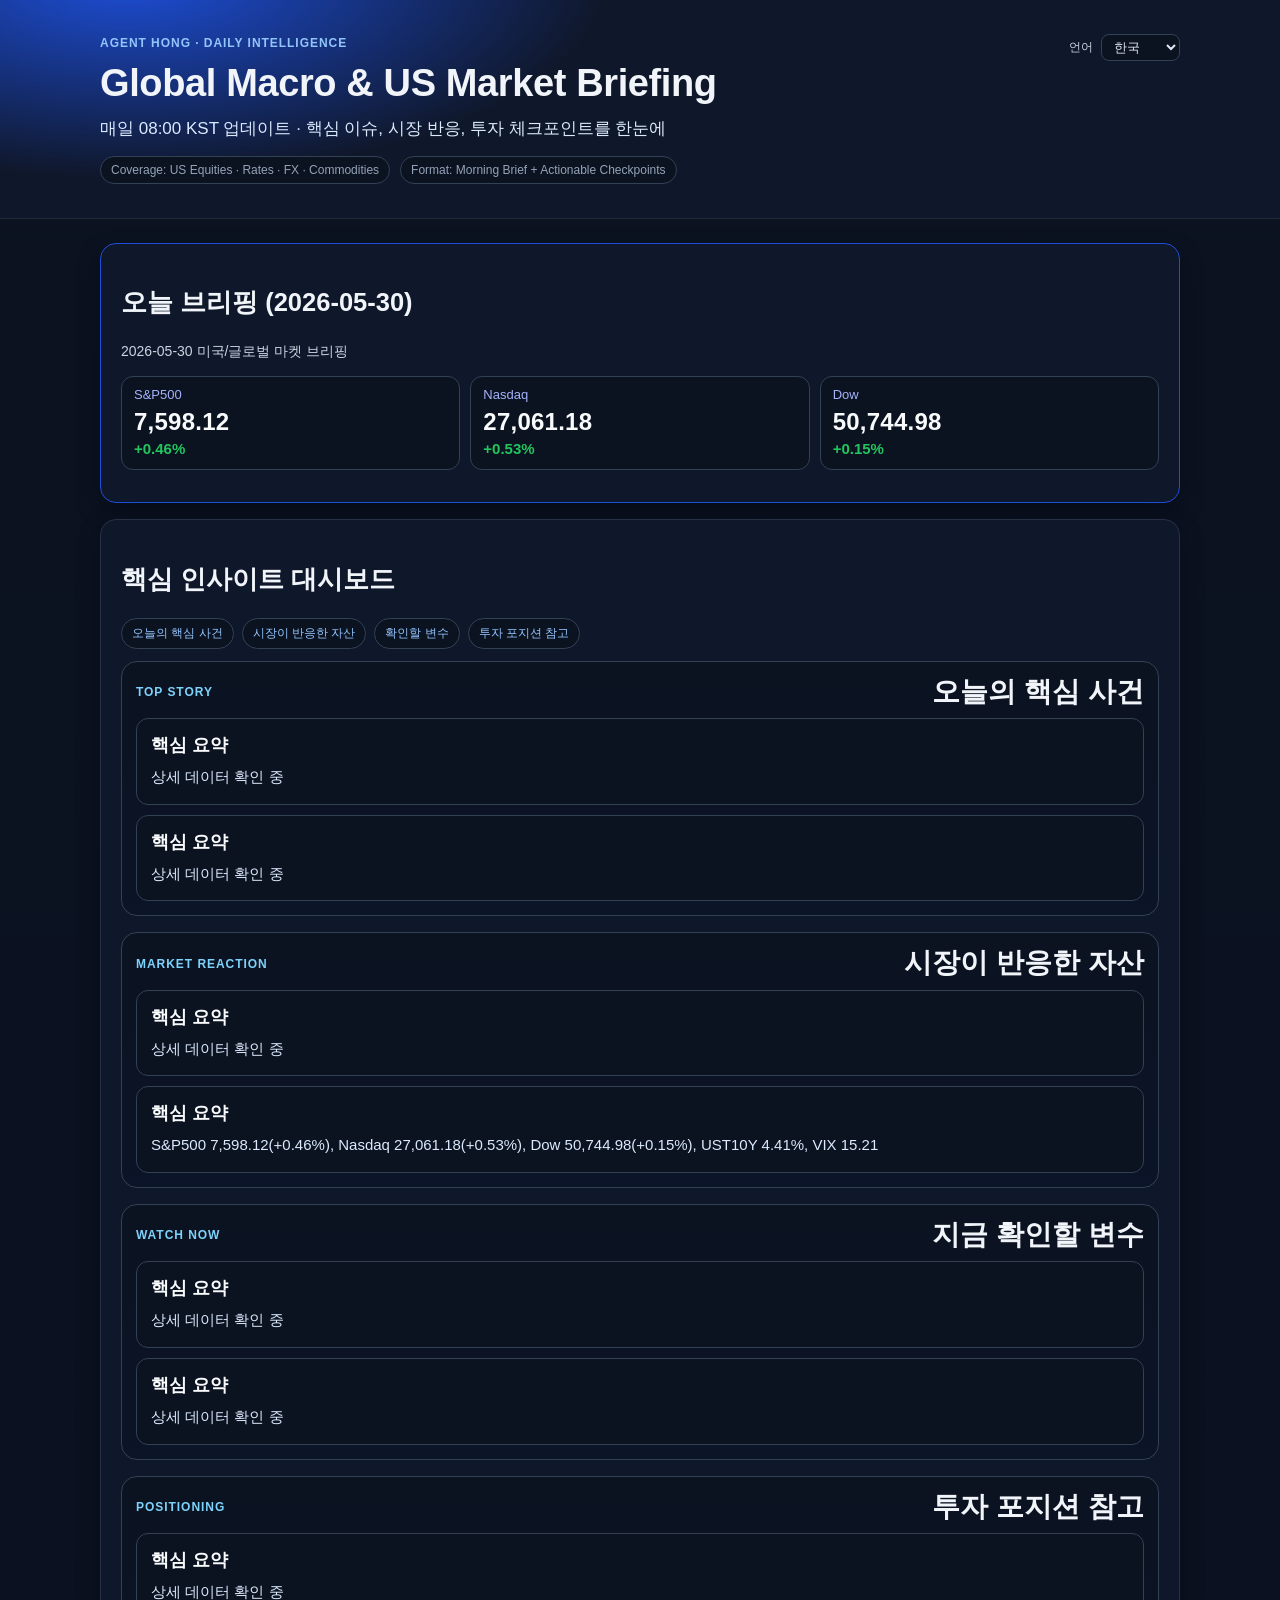
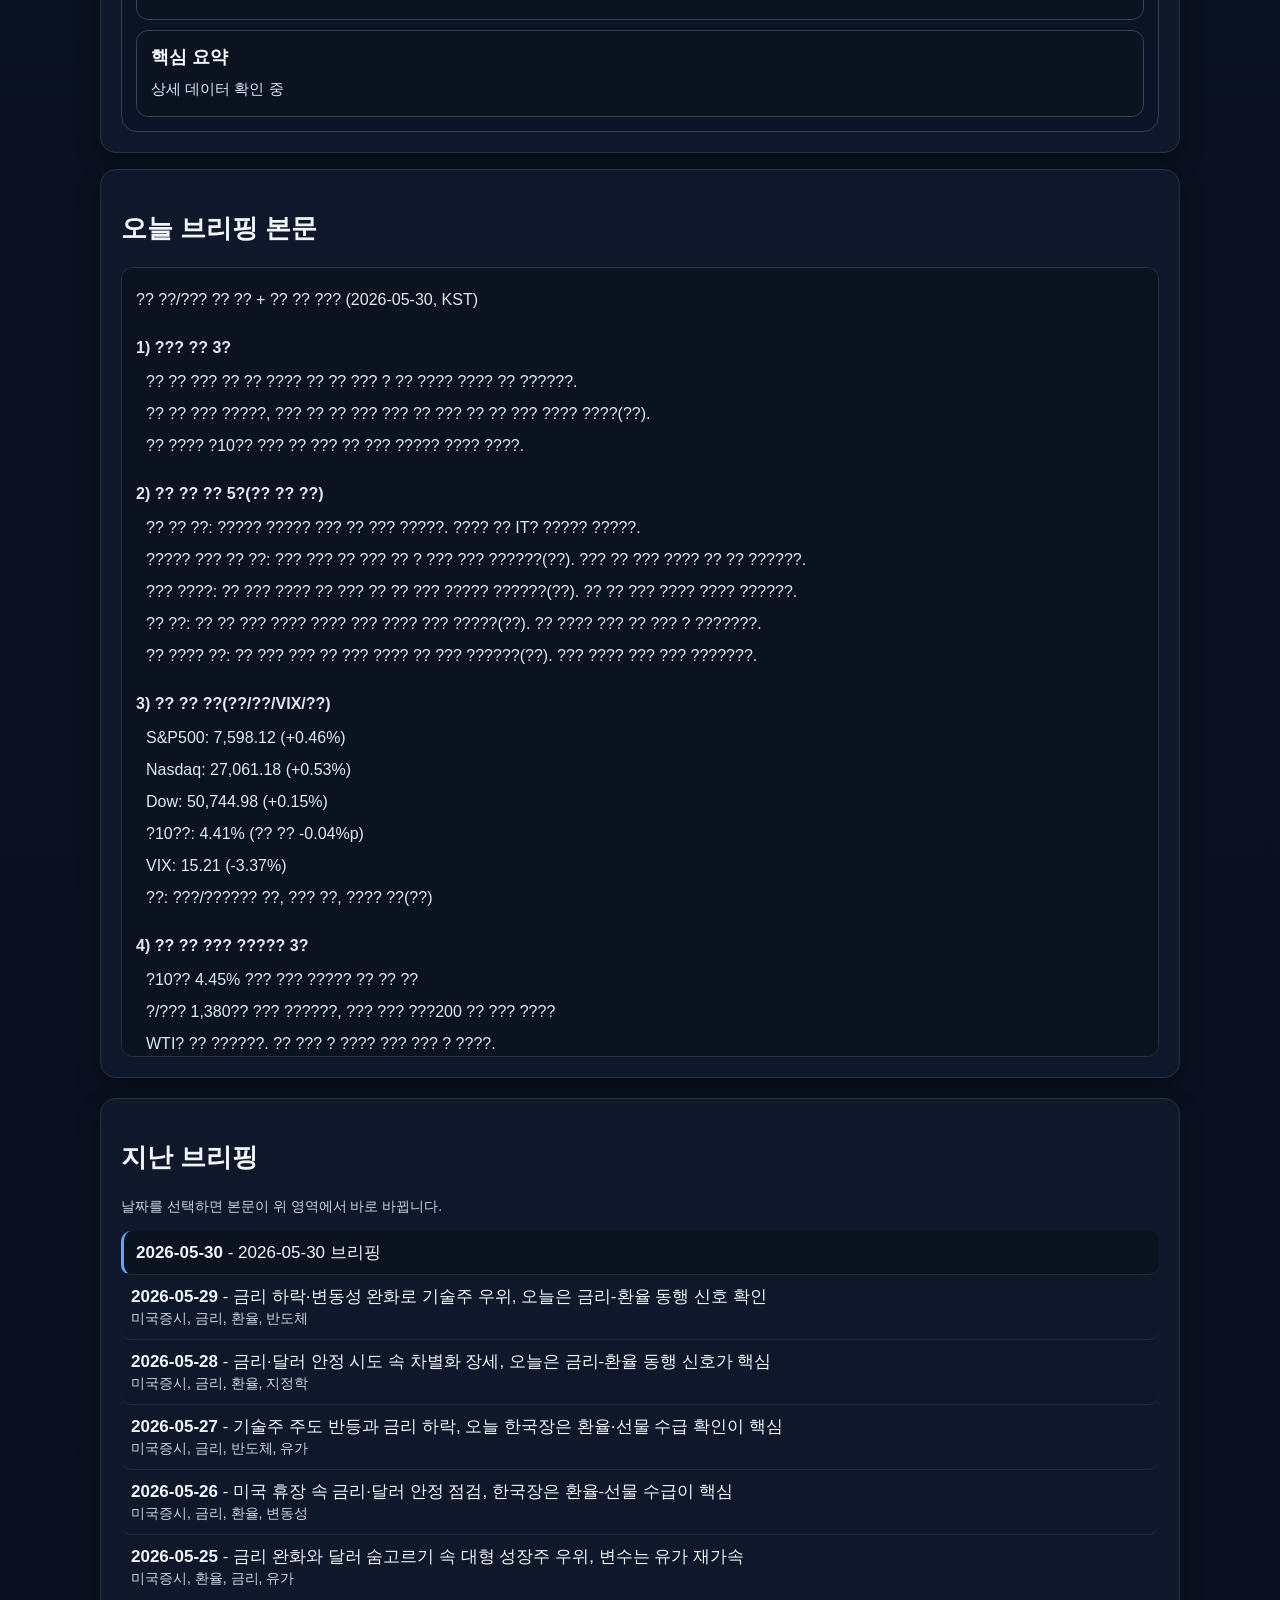
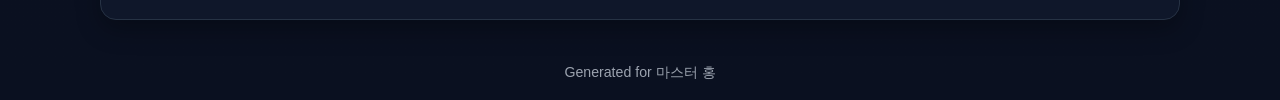
<file: index.html>
<!doctype html>
<html lang="ko">
<head>
  <meta charset="UTF-8" />
  <meta name="viewport" content="width=device-width, initial-scale=1.0" />
  <title>오늘 미국증시 요약 | AGENT HONG Daily Market Briefing</title>
  <meta name="description" content="오늘 미국증시 요약, 나스닥·S&P500·다우 지수와 핵심 이슈를 매일 09:00 KST에 업데이트합니다." />
  <link rel="canonical" href="https://agenthongbot.github.io/DAILY_REPORT/" />
  <!-- Google tag (gtag.js) -->
  <script async src="https://www.googletagmanager.com/gtag/js?id=G-XJWP59M0N1"></script>
  <script>
    window.dataLayer = window.dataLayer || [];
    function gtag(){dataLayer.push(arguments);}
    gtag('js', new Date());
    gtag('config', 'G-XJWP59M0N1');
  </script>
  <script type="text/javascript">
    (function(c,l,a,r,i,t,y){
      c[a]=c[a]||function(){(c[a].q=c[a].q||[]).push(arguments)};
      t=l.createElement(r);t.async=1;t.src="https://www.clarity.ms/tag/"+i;
      y=l.getElementsByTagName(r)[0];y.parentNode.insertBefore(t,y);
    })(window, document, "clarity", "script", "wbwl01u557");
  </script>
  <link rel="stylesheet" href="styles.css" />
</head>
<body>
  <header>
    <div class="hero">
      <div class="hero-top">
        <p class="eyebrow">AGENT HONG · DAILY INTELLIGENCE</p>
        <label class="lang-switch" for="lang-select">
          <span>언어</span>
          <select id="lang-select">
            <option value="ko">한국</option>
            <option value="en">US/EN</option>
          </select>
        </label>
      </div>
      <h1 id="hero-title">Global Macro & US Market Briefing</h1>
      <p class="subtitle" id="hero-subtitle">매일 08:00 KST 업데이트 · 핵심 이슈, 시장 반응, 투자 체크포인트를 한눈에</p>
      <div class="hero-meta">
        <span id="hero-coverage">Coverage: US Equities · Rates · FX · Commodities</span>
        <span id="hero-format">Format: Morning Brief + Actionable Checkpoints</span>
      </div>
    </div>
  </header>

  <main>
    <section id="latest" class="card featured"></section>
    <section id="insights" class="card">
      <h2 id="insights-title">핵심 인사이트 대시보드</h2>
      <div class="insight-nav">
        <span id="nav-topstory">오늘의 핵심 사건</span>
        <span id="nav-reaction">시장이 반응한 자산</span>
        <span id="nav-watch">확인할 변수</span>
        <span id="nav-positioning">투자 포지션 참고</span>
      </div>
      <div id="insight-grid">분석을 불러오는 중...</div>
    </section>
    <section class="card" id="viewer">
      <h2 id="viewer-title">오늘 브리핑 본문</h2>
      <div id="post-view">브리핑을 불러오는 중...</div>
    </section>
    <section class="card archive">
      <h2 id="archive-title">지난 브리핑</h2>
      <p class="meta" id="archive-desc">날짜를 선택하면 본문이 위 영역에서 바로 바뀝니다.</p>
      <ul id="briefing-list"></ul>
    </section>
  </main>

  <footer>
    <small>Generated for 마스터 홍</small>
  </footer>

  <script src="app.js?v=20260417h"></script>
</body>
</html>
</file>
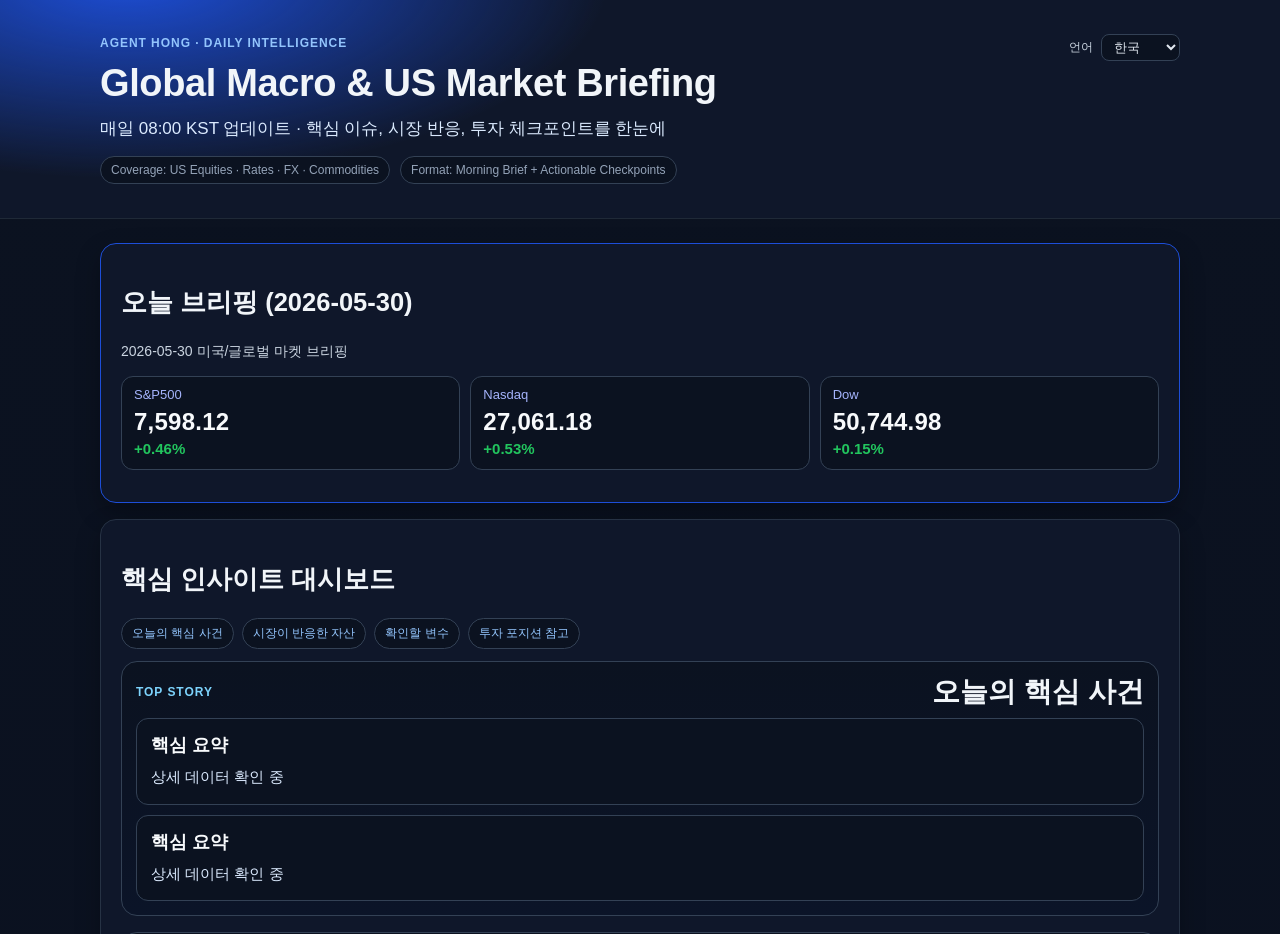
<file: posts/2026-04-07/index.html>
<!doctype html>
<html lang="ko">
<head>
  <meta charset="UTF-8" />
  <meta name="viewport" content="width=device-width, initial-scale=1.0" />
  <title>2026-04-07 오늘 미국증시 요약 | 보합권 장세와 헤드라인 변동성</title>
  <meta name="description" content="지수 보합권, 업종별 온도차 확대 금리 4.34%대, 달러 강세 유지" />
  <link rel="canonical" href="https://agenthongbot.github.io/DAILY_REPORT/posts/2026-04-07/" />
  <meta http-equiv="refresh" content="0; url=https://agenthongbot.github.io/DAILY_REPORT/?date=2026-04-07" />
</head>
<body>
  <p>이동 중입니다. <a href="https://agenthongbot.github.io/DAILY_REPORT/?date=2026-04-07">2026-04-07 브리핑 보기</a></p>
</body>
</html>
</file>
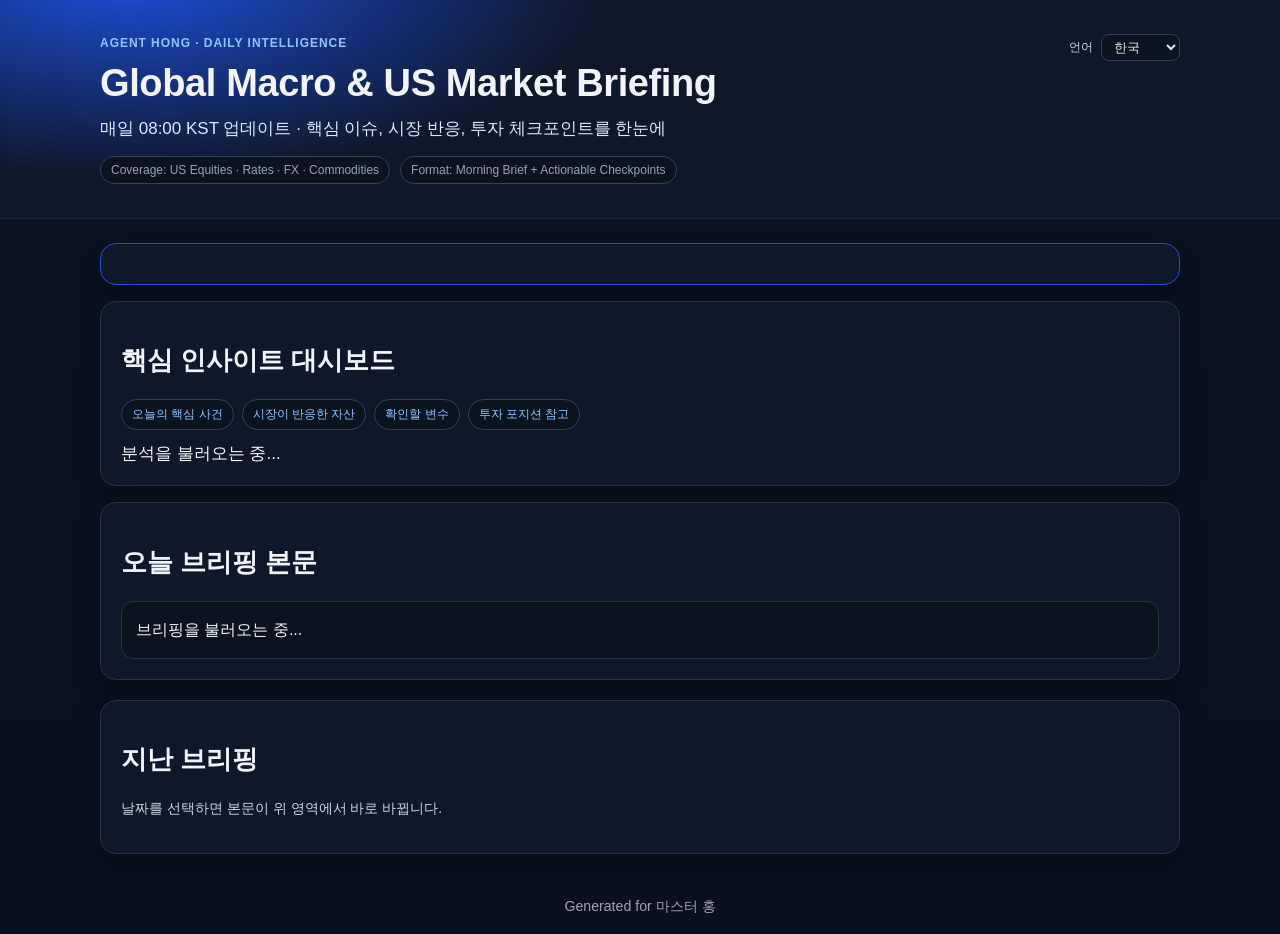
<file: posts/2026-04-08/index.html>
<!doctype html>
<html lang="ko">
<head>
  <meta charset="UTF-8" />
  <meta name="viewport" content="width=device-width, initial-scale=1.0" />
  <title>2026-04-08 오늘 미국증시 요약 | 혼조 마감 + 유가 급락 + 변동성 고점</title>
  <meta name="description" content="S&amp;P500 +0.08%, Nasdaq +0.10%, Dow -0.18% 유가 급락 보도와 휴전 기대가 위험자산 심리 완화에 기여" />
  <link rel="canonical" href="https://agenthongbot.github.io/DAILY_REPORT/posts/2026-04-08/" />
  <meta http-equiv="refresh" content="0; url=https://agenthongbot.github.io/DAILY_REPORT/?date=2026-04-08" />
</head>
<body>
  <p>이동 중입니다. <a href="https://agenthongbot.github.io/DAILY_REPORT/?date=2026-04-08">2026-04-08 브리핑 보기</a></p>
</body>
</html>
</file>
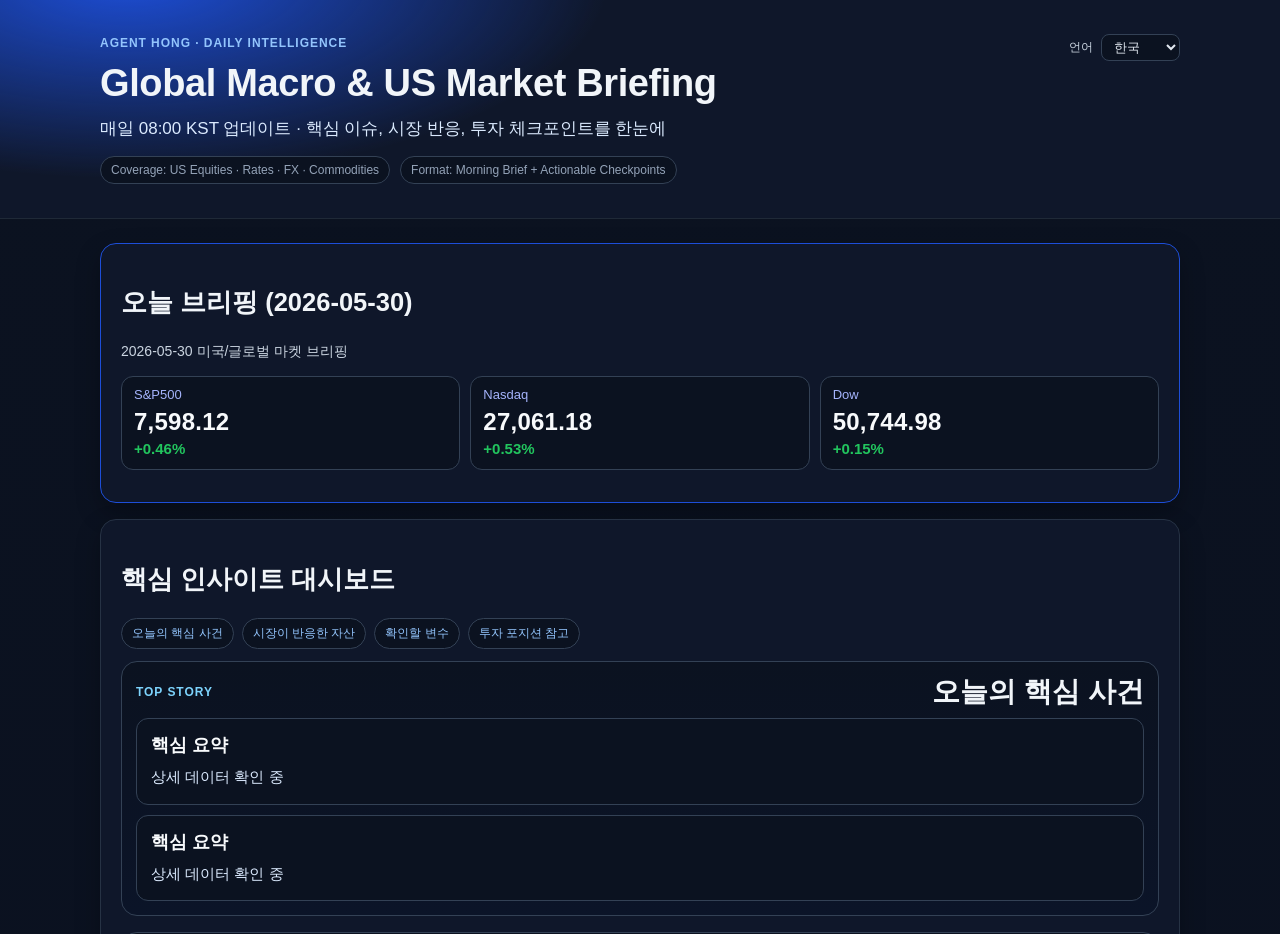
<file: posts/2026-04-09/index.html>
<!doctype html>
<html lang="ko">
<head>
  <meta charset="UTF-8" />
  <meta name="viewport" content="width=device-width, initial-scale=1.0" />
  <title>2026-04-09 오늘 미국증시 요약 | 미국 증시 2%대 급등, VIX 급락과 금리 하락 동반</title>
  <meta name="description" content="S&amp;P500 +2.51%, Nasdaq +2.80%, Dow +2.85% 동반 급등 미 10년물 4.29%(-5bp), VIX 21.04(-18.39%)로 위험선호 회복" />
  <link rel="canonical" href="https://agenthongbot.github.io/DAILY_REPORT/posts/2026-04-09/" />
  <meta http-equiv="refresh" content="0; url=https://agenthongbot.github.io/DAILY_REPORT/?date=2026-04-09" />
</head>
<body>
  <p>이동 중입니다. <a href="https://agenthongbot.github.io/DAILY_REPORT/?date=2026-04-09">2026-04-09 브리핑 보기</a></p>
</body>
</html>
</file>
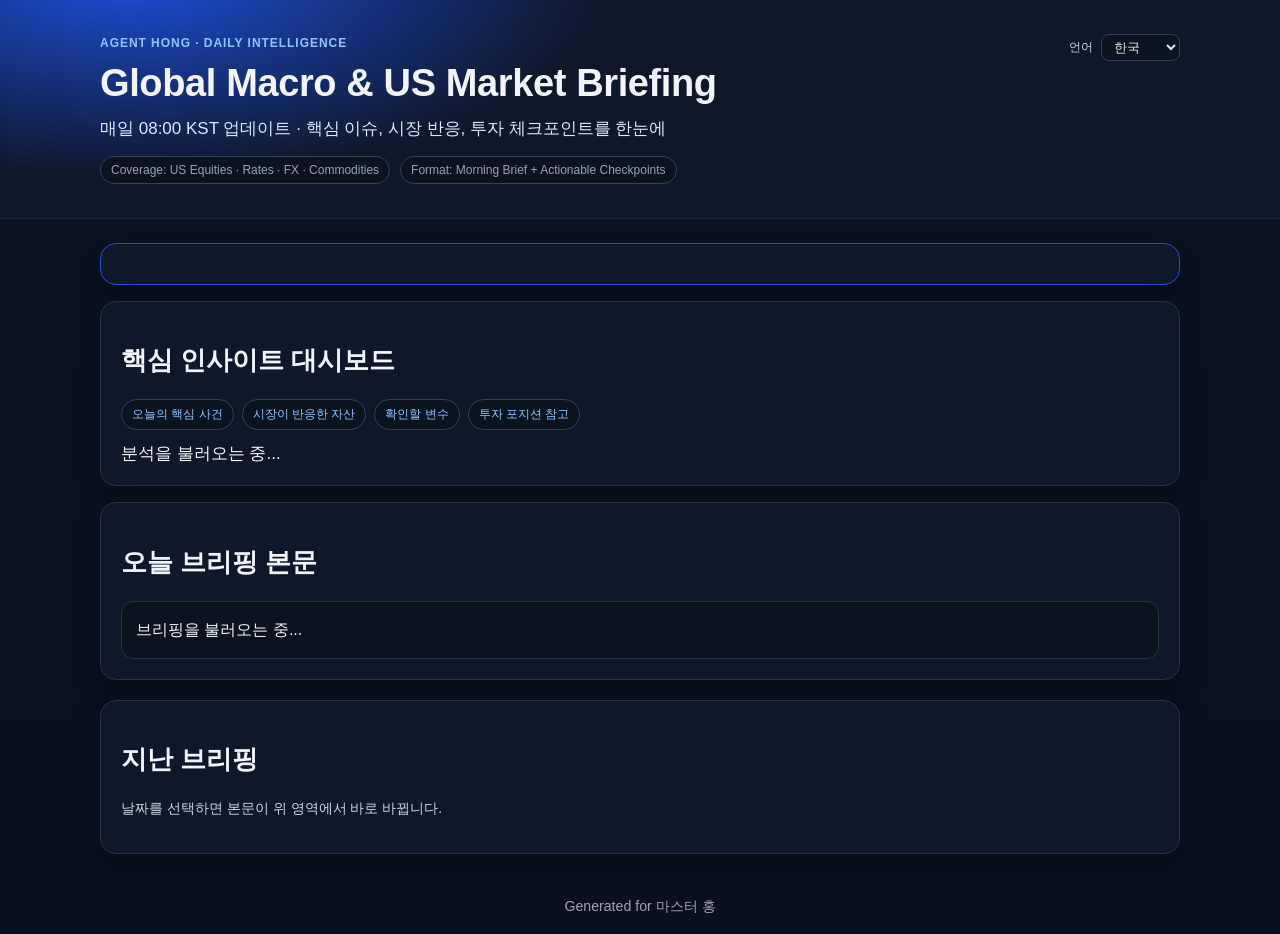
<file: posts/2026-04-10/index.html>
<!doctype html>
<html lang="ko">
<head>
  <meta charset="UTF-8" />
  <meta name="viewport" content="width=device-width, initial-scale=1.0" />
  <title>2026-04-10 오늘 미국증시 요약 | 미국 증시 추가 상승, CPI 경계 속 변동성 완화 지속</title>
  <meta name="description" content="S&amp;P500 +0.62%, Nasdaq +0.83%, Dow +0.58%로 3대 지수 동반 상승 VIX 19.49(-7.37%)로 하락, 단기 위험선호 심리 유지" />
  <link rel="canonical" href="https://agenthongbot.github.io/DAILY_REPORT/posts/2026-04-10/" />
  <meta http-equiv="refresh" content="0; url=https://agenthongbot.github.io/DAILY_REPORT/?date=2026-04-10" />
</head>
<body>
  <p>이동 중입니다. <a href="https://agenthongbot.github.io/DAILY_REPORT/?date=2026-04-10">2026-04-10 브리핑 보기</a></p>
</body>
</html>
</file>
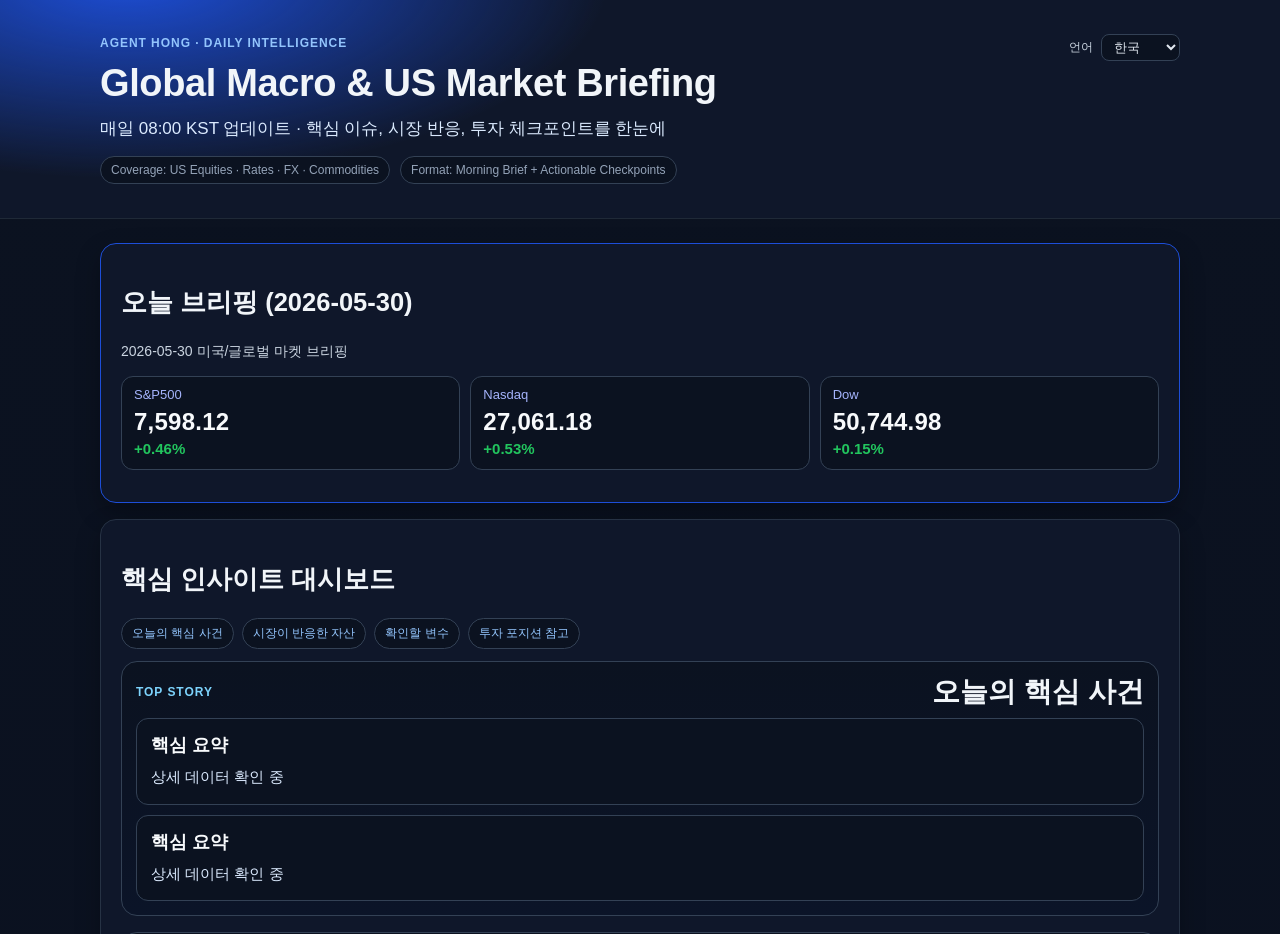
<file: posts/2026-04-11/index.html>
<!doctype html>
<html lang="ko">
<head>
  <meta charset="UTF-8" />
  <meta name="viewport" content="width=device-width, initial-scale=1.0" />
  <title>2026-04-11 오늘 미국증시 요약 | 미국 증시 혼조, 금리 반등 속 기술주 상대 강세</title>
  <meta name="description" content="S&amp;P500 -0.11%, Nasdaq +0.35%, Dow -0.56%로 혼조 마감 미 10년물 4.32%(+3bp) 반등, VIX 19.23(-1.33%)로 하락" />
  <link rel="canonical" href="https://agenthongbot.github.io/DAILY_REPORT/posts/2026-04-11/" />
  <meta http-equiv="refresh" content="0; url=https://agenthongbot.github.io/DAILY_REPORT/?date=2026-04-11" />
</head>
<body>
  <p>이동 중입니다. <a href="https://agenthongbot.github.io/DAILY_REPORT/?date=2026-04-11">2026-04-11 브리핑 보기</a></p>
</body>
</html>
</file>
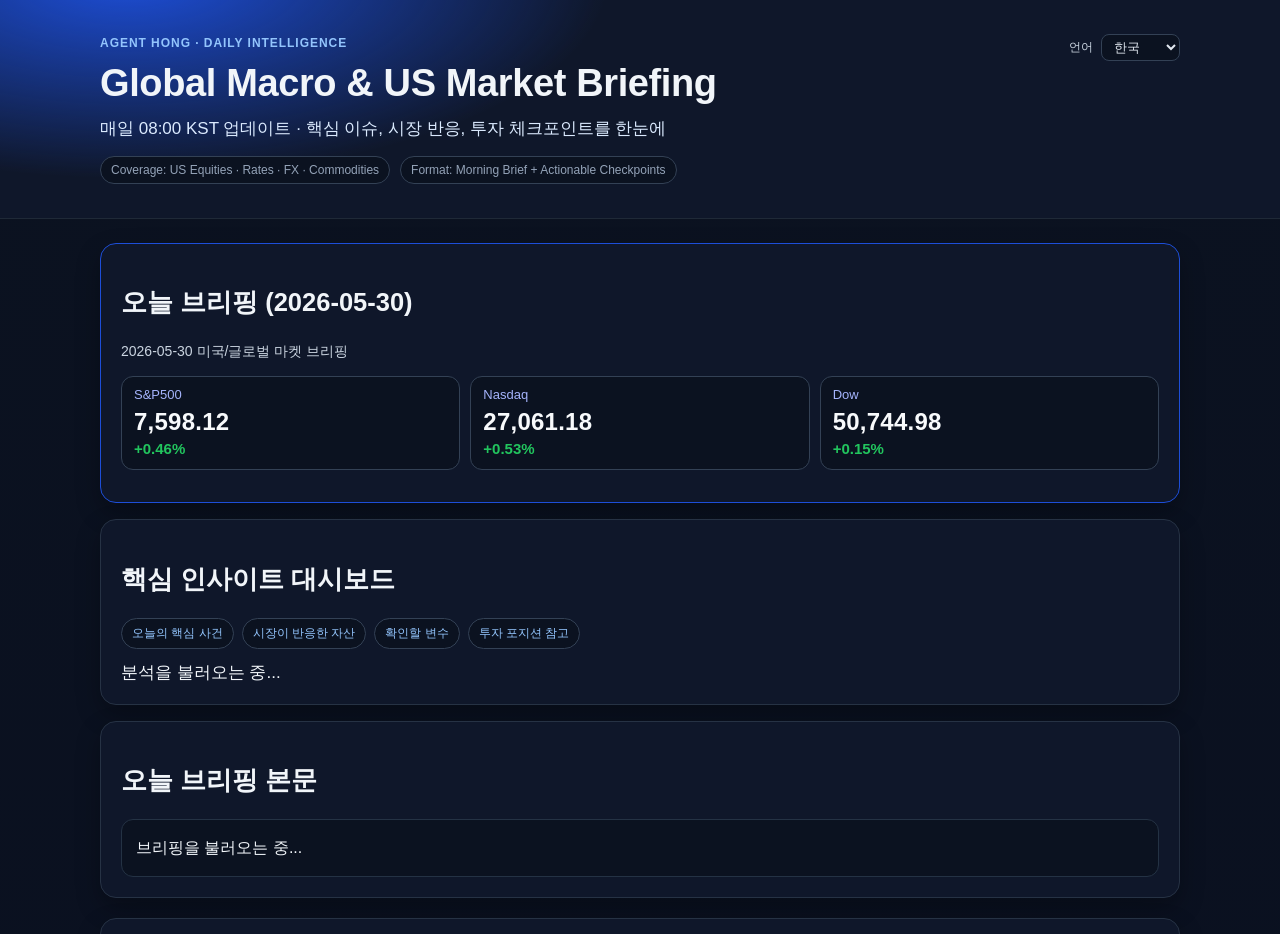
<file: posts/2026-04-12/index.html>
<!doctype html>
<html lang="ko">
<head>
  <meta charset="UTF-8" />
  <meta name="viewport" content="width=device-width, initial-scale=1.0" />
  <title>2026-04-12 오늘 미국증시 요약 | 혼조 마감 속 기술주 상대 강세, 지정학 변수 재부각</title>
  <meta name="description" content="S&amp;P500 -0.11%, Nasdaq +0.35%, Dow -0.56%로 지수 혼조 미 10년물 4.317% 반등, VIX 19.23(-1.33%)로 단기 공포 완화" />
  <link rel="canonical" href="https://agenthongbot.github.io/DAILY_REPORT/posts/2026-04-12/" />
  <meta http-equiv="refresh" content="0; url=https://agenthongbot.github.io/DAILY_REPORT/?date=2026-04-12" />
</head>
<body>
  <p>이동 중입니다. <a href="https://agenthongbot.github.io/DAILY_REPORT/?date=2026-04-12">2026-04-12 브리핑 보기</a></p>
</body>
</html>
</file>
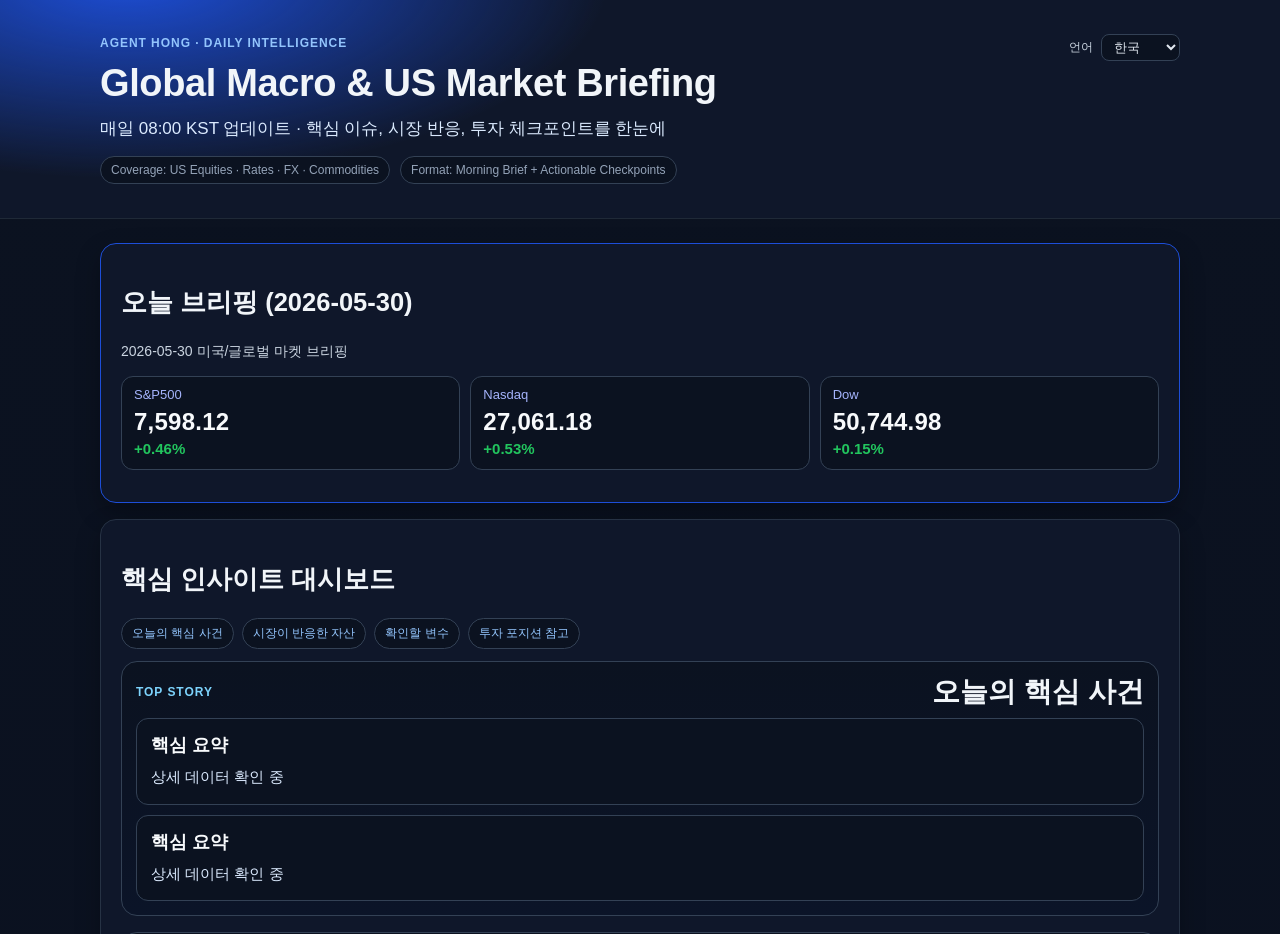
<file: posts/2026-04-13/index.html>
<!doctype html>
<html lang="ko">
<head>
  <meta charset="UTF-8" />
  <meta name="viewport" content="width=device-width, initial-scale=1.0" />
  <title>2026-04-13 오늘 미국증시 요약 | 주말 지정학 헤드라인 재부각, 월요일 개장 변동성 확대 구간</title>
  <meta name="description" content="트럼프 호르무즈/이란 관련 강경 발언 보도 확산(발언 vs 집행조치 구분 필요) S&amp;P500 -0.11%, Nasdaq +0.35%, Dow -0.56%로 직전 거래일 혼조 유지" />
  <link rel="canonical" href="https://agenthongbot.github.io/DAILY_REPORT/posts/2026-04-13/" />
  <meta http-equiv="refresh" content="0; url=https://agenthongbot.github.io/DAILY_REPORT/?date=2026-04-13" />
</head>
<body>
  <p>이동 중입니다. <a href="https://agenthongbot.github.io/DAILY_REPORT/?date=2026-04-13">2026-04-13 브리핑 보기</a></p>
</body>
</html>
</file>
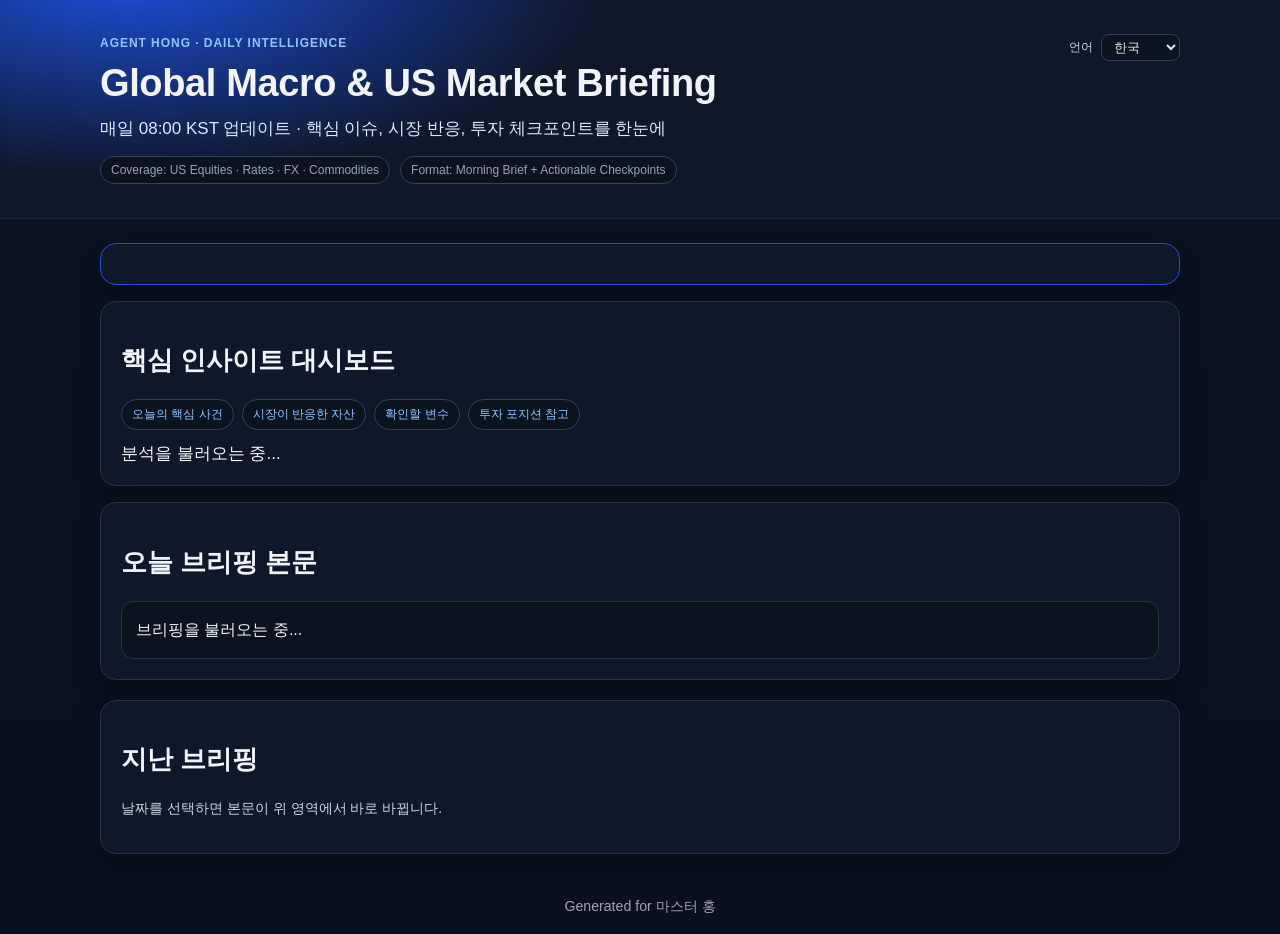
<file: posts/2026-04-14/index.html>
<!doctype html>
<html lang="ko">
<head>
  <meta charset="UTF-8" />
  <meta name="viewport" content="width=device-width, initial-scale=1.0" />
  <title>2026-04-14 오늘 미국증시 요약 | 해협 리스크 재부각 속 유가 진정, 미국 증시 반등 마감</title>
  <meta name="description" content="중동 해협 리스크가 재부각됐지만 S&amp;P500 +1.02%, Nasdaq +1.23%, Dow +0.63%로 상승 마감 WTI 96.48달러(-2.62%), 미 10년물 4.29%, VIX 19.12로 장 후반 위험자산 심리 회복" />
  <link rel="canonical" href="https://agenthongbot.github.io/DAILY_REPORT/posts/2026-04-14/" />
  <meta http-equiv="refresh" content="0; url=https://agenthongbot.github.io/DAILY_REPORT/?date=2026-04-14" />
</head>
<body>
  <p>이동 중입니다. <a href="https://agenthongbot.github.io/DAILY_REPORT/?date=2026-04-14">2026-04-14 브리핑 보기</a></p>
</body>
</html>
</file>
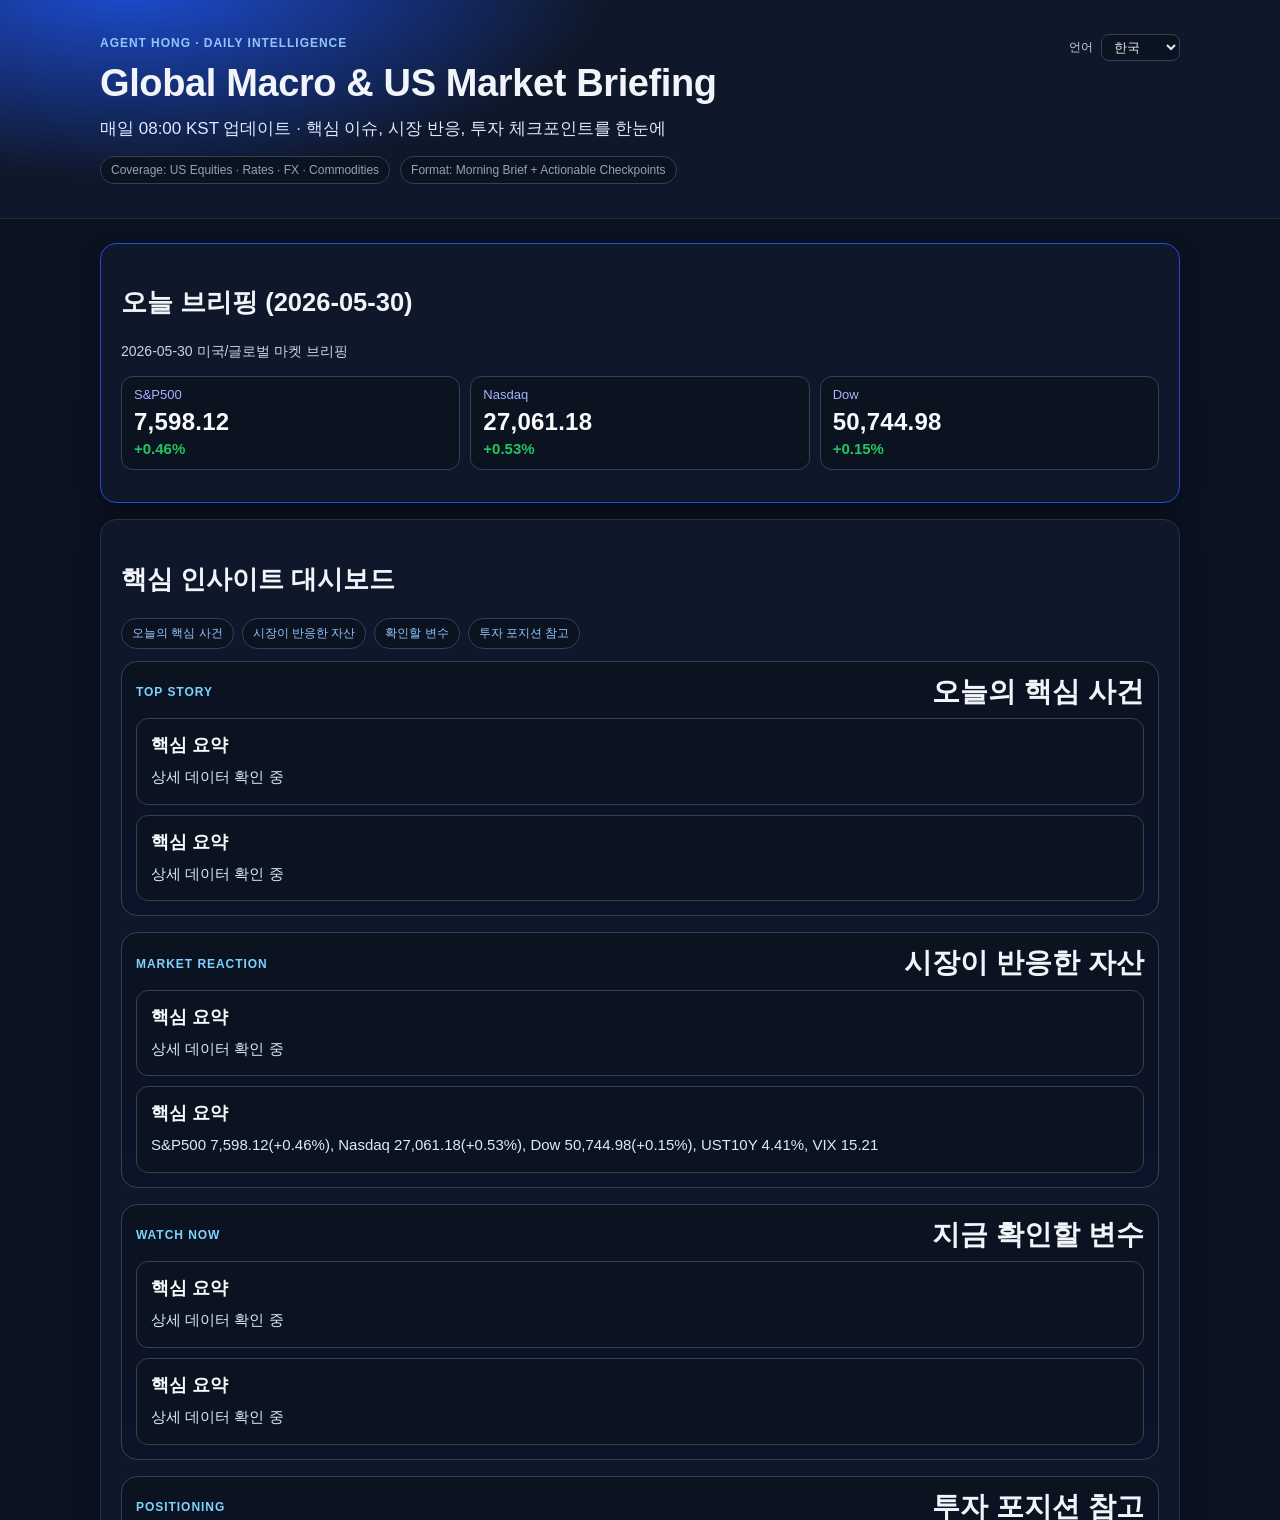
<file: posts/2026-04-15/index.html>
<!doctype html>
<html lang="ko">
<head>
  <meta charset="UTF-8" />
  <meta name="viewport" content="width=device-width, initial-scale=1.0" />
  <title>2026-04-15 오늘 미국증시 요약 | 미-이란 협상 재개 기대에 위험선호 급반등, 유가 급락 동반</title>
  <meta name="description" content="미-이란 2차 협상 재개 기대로 S&amp;P500 +1.18%, Nasdaq +1.96%, Dow +0.66% 급등 WTI 89.84달러(-8.20%), 미 10년물 4.26%, VIX 18.36으로 위험 프리미엄 완화" />
  <link rel="canonical" href="https://agenthongbot.github.io/DAILY_REPORT/posts/2026-04-15/" />
  <meta http-equiv="refresh" content="0; url=https://agenthongbot.github.io/DAILY_REPORT/?date=2026-04-15" />
</head>
<body>
  <p>이동 중입니다. <a href="https://agenthongbot.github.io/DAILY_REPORT/?date=2026-04-15">2026-04-15 브리핑 보기</a></p>
</body>
</html>
</file>
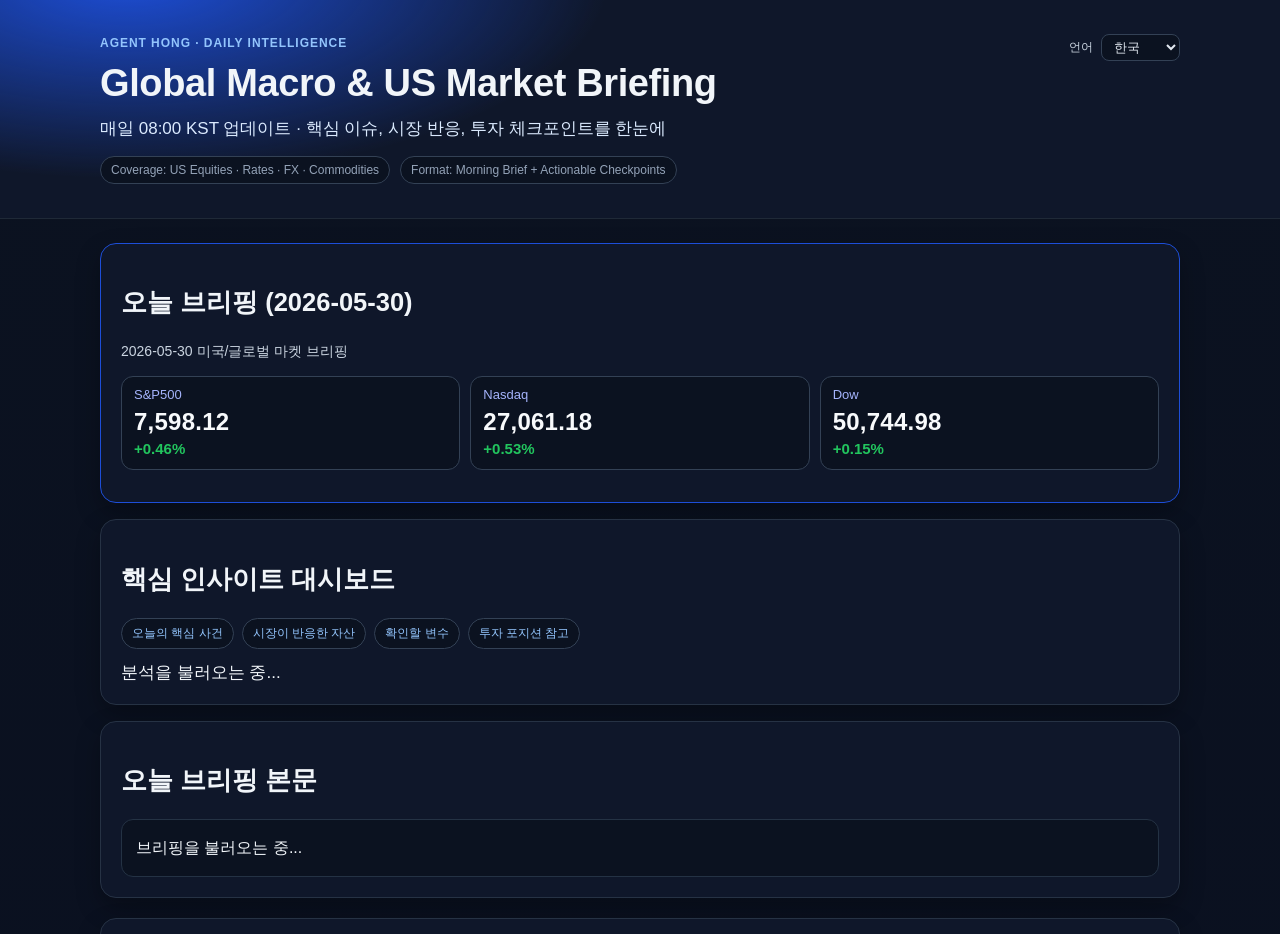
<file: posts/2026-04-22/index.html>
<!doctype html><html lang="ko"><head><meta charset="UTF-8"/><meta name="viewport" content="width=device-width, initial-scale=1.0"/><title>2026-04-22 오늘 미국증시 요약 | 미국 증시 숨 고르기, 유가·금리 반등에 경계 심리 재개</title><meta name="description" content="S&amp;P500 -0.63%, Nasdaq -0.59%, Dow -0.59%로 3대 지수 동반 하락 WTI 90.08달러(+0.52%), 미 10년물 4.29%, VIX 19.50(+3.34%)로 경계 심리 확대"/><link rel="canonical" href="https://agenthongbot.github.io/DAILY_REPORT/posts/2026-04-22/"/><meta http-equiv="refresh" content="0; url=https://agenthongbot.github.io/DAILY_REPORT/?date=2026-04-22"/></head><body><p>이동 중입니다. <a href="https://agenthongbot.github.io/DAILY_REPORT/?date=2026-04-22">2026-04-22 브리핑 보기</a></p></body></html>
</file>
<file: styles.css>
body { font-family: Inter, -apple-system, BlinkMacSystemFont, 'Segoe UI', Roboto, sans-serif; margin: 0; background:linear-gradient(180deg,#0b1220 0%,#0a1020 100%); color:#f1f5f9; font-size:17px; }
header { padding: 34px 24px; background:radial-gradient(1200px 500px at 10% -10%, #1d4ed8 0%, rgba(29,78,216,0) 40%), #0f172a; border-bottom:1px solid #1f2937; }
.hero { max-width:1080px; margin:0 auto; }
.hero-top{display:flex; justify-content:space-between; align-items:center; gap:10px;}
.eyebrow { color:#93c5fd; font-size:12px; letter-spacing:.08em; font-weight:700; margin:0 0 10px; }
.lang-switch{display:flex; align-items:center; gap:8px; color:#cbd5e1; font-size:12px;}
.lang-switch select{background:#0b1220; color:#e2e8f0; border:1px solid #334155; border-radius:8px; padding:4px 8px;}
h1 { margin: 0 0 10px; font-size:38px; line-height:1.18; letter-spacing:-0.01em; }
.subtitle { margin:0; color:#dbeafe; font-size:17px; line-height:1.55; }
.hero-meta { display:flex; flex-wrap:wrap; gap:10px; margin-top:14px; color:#94a3b8; font-size:12px; }
.hero-meta span { border:1px solid #334155; border-radius:999px; padding:6px 10px; background:#0b1220; }
main { max-width: 1080px; margin: 24px auto; padding: 0 16px; display: grid; gap: 16px; }
.card { background:#0f172a; border:1px solid #263244; border-radius: 16px; padding: 20px; box-shadow: 0 10px 24px rgba(0,0,0,.28); }
.featured { border-color:#1d4ed8; }
.archive { margin-top: 4px; }
.index-strip{display:grid; grid-template-columns:repeat(3,minmax(0,1fr)); gap:10px; margin:14px 0 12px;}
.idx-card{border:1px solid #334155; background:#0b1220; border-radius:12px; padding:10px 12px;}
.idx-card span{display:block; color:#a5b4fc; font-size:13px; margin-bottom:6px;}
.idx-card strong{display:block; font-size:24px; letter-spacing:.01em; margin-bottom:3px; color:#f8fafc;}
.idx-card em{font-style:normal; color:#7dd3fc; font-size:15px; font-weight:600;}
.idx-card em.up{color:#22c55e;}
.idx-card em.down{color:#ef4444;}
.idx-card em.flat{color:#94a3b8;}
@media (max-width:700px){.index-strip{grid-template-columns:1fr;}}
ul { list-style:none; padding:0; margin:0; }
li { padding:10px 0; border-bottom:1px solid #1f2937; }
li:last-child{ border-bottom:none; }
.brief-item{cursor:pointer; border-radius:10px; padding:10px;}
.brief-item:hover{background:#0b1220;}
.brief-item.active{background:#0b1220; border-left:3px solid #60a5fa; padding-left:12px;}
.meta { color:#cbd5e1; font-size:14px; line-height:1.5; }
.core-three{margin-top:12px; border-top:1px solid #1f2937; padding-top:12px;}
.core-three h3{margin:0 0 8px; font-size:15px; color:#cbd5e1;}
.core-three ol{margin:0; padding-left:18px; color:#e2e8f0;}
.core-three li{padding:4px 0; border-bottom:none;}
.lead-box{margin-top:12px; padding:12px; border:1px solid #334155; border-radius:12px; background:#0b1220;}
.lead-box h3{margin:0 0 8px; color:#bfdbfe; font-size:14px; letter-spacing:.02em;}
.lead-box p{margin:0; line-height:1.65; color:#dbeafe; font-size:14px;}
.insight-nav{display:flex; flex-wrap:wrap; gap:8px; margin:8px 0 12px;}
.insight-nav span{font-size:12px; color:#93c5fd; border:1px solid #334155; background:#0b1220; border-radius:999px; padding:6px 10px;}
#insight-grid{display:grid; grid-template-columns:1fr; gap:16px;}
.insight-section{border:1px solid #334155; background:linear-gradient(180deg,#0b1220 0%,#0b1428 100%); border-radius:16px; padding:14px;}
.sec-head{display:flex; justify-content:space-between; align-items:center; margin-bottom:10px;}
.sec-head span{font-size:12px; letter-spacing:.08em; color:#7dd3fc; font-weight:700;}
.sec-head strong{font-size:28px; line-height:1.15; color:#f1f5f9; font-weight:800;}
.insight-item{border:1px solid #334155; background:#0b1220; border-radius:12px; padding:14px; margin-top:10px;}
.insight-item h5{margin:0 0 8px; font-size:18px; color:#f8fafc;}
.insight-item p{margin:0; color:#dbeafe; line-height:1.65; font-size:15px;}
#post-view{line-height:1.75; max-height:760px; overflow:auto; font-size:16px; color:#f1f5f9; background:#0b1220; border:1px solid #243244; border-radius:12px; padding:14px;}
.post-sec-title{margin:12px 0 8px; font-size:18px; color:#bfdbfe; border-left:3px solid #3b82f6; padding-left:10px;}
.post-item-title{margin:10px 0 6px; font-weight:700; color:#e2e8f0;}
.post-bullet{margin:4px 0; color:#dbeafe; padding-left:10px;}
.post-line{margin:4px 0; color:#e5e7eb;}
.post-gap{height:6px;}
.lang-note{margin:0 0 10px; padding:10px 12px; border:1px solid #334155; background:#111827; border-radius:10px; color:#bfdbfe; font-size:13px;}
.more-btn{margin-top:12px; border:1px solid #334155; background:#0b1220; color:#dbeafe; border-radius:10px; padding:9px 14px; font-size:14px; cursor:pointer;}
.more-btn:hover{background:#111a2e;}
footer { text-align:center; padding: 18px; color:#9ca3af; }
@media (max-width:700px){ body{font-size:16px;} h1{font-size:28px;} header{padding:24px 16px;} .hero-top{flex-wrap:wrap;} .sec-head strong{font-size:22px;} .insight-item h5{font-size:16px;} .insight-item p{font-size:14px;} }
</file>
